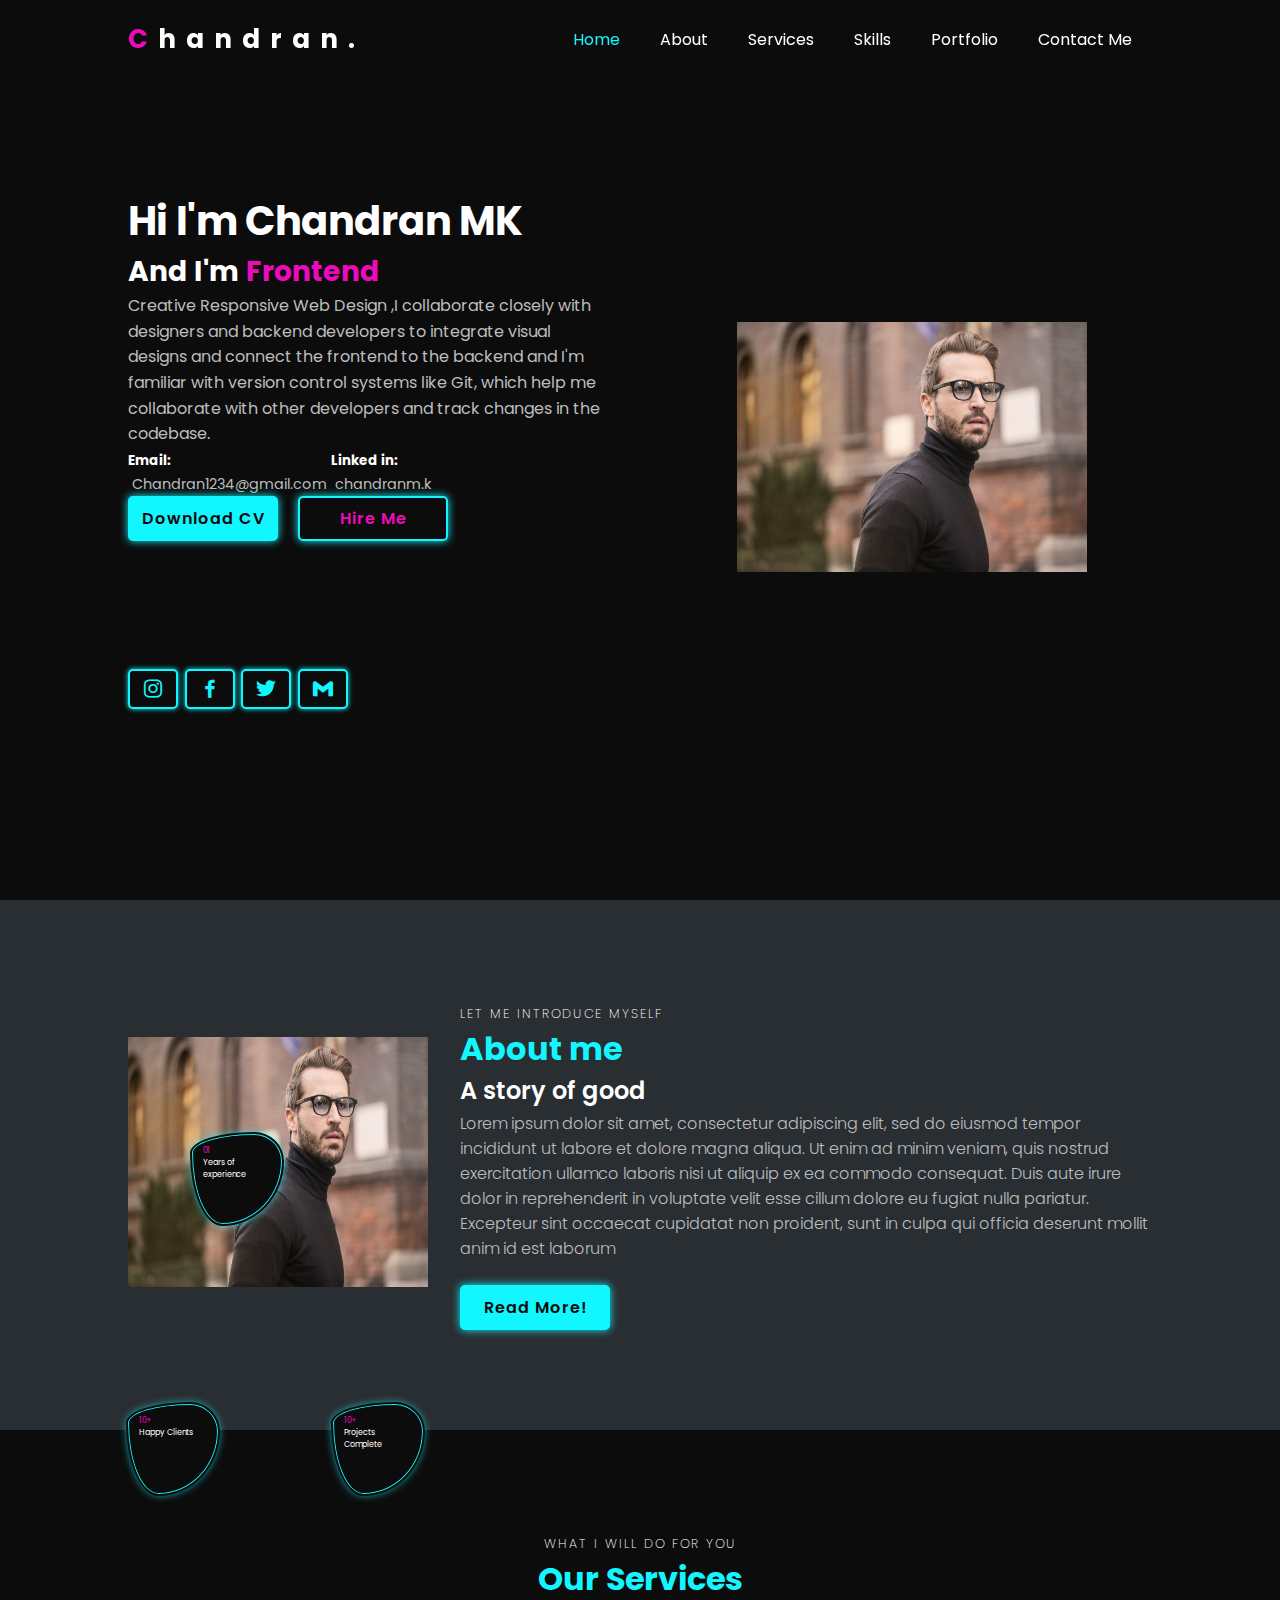
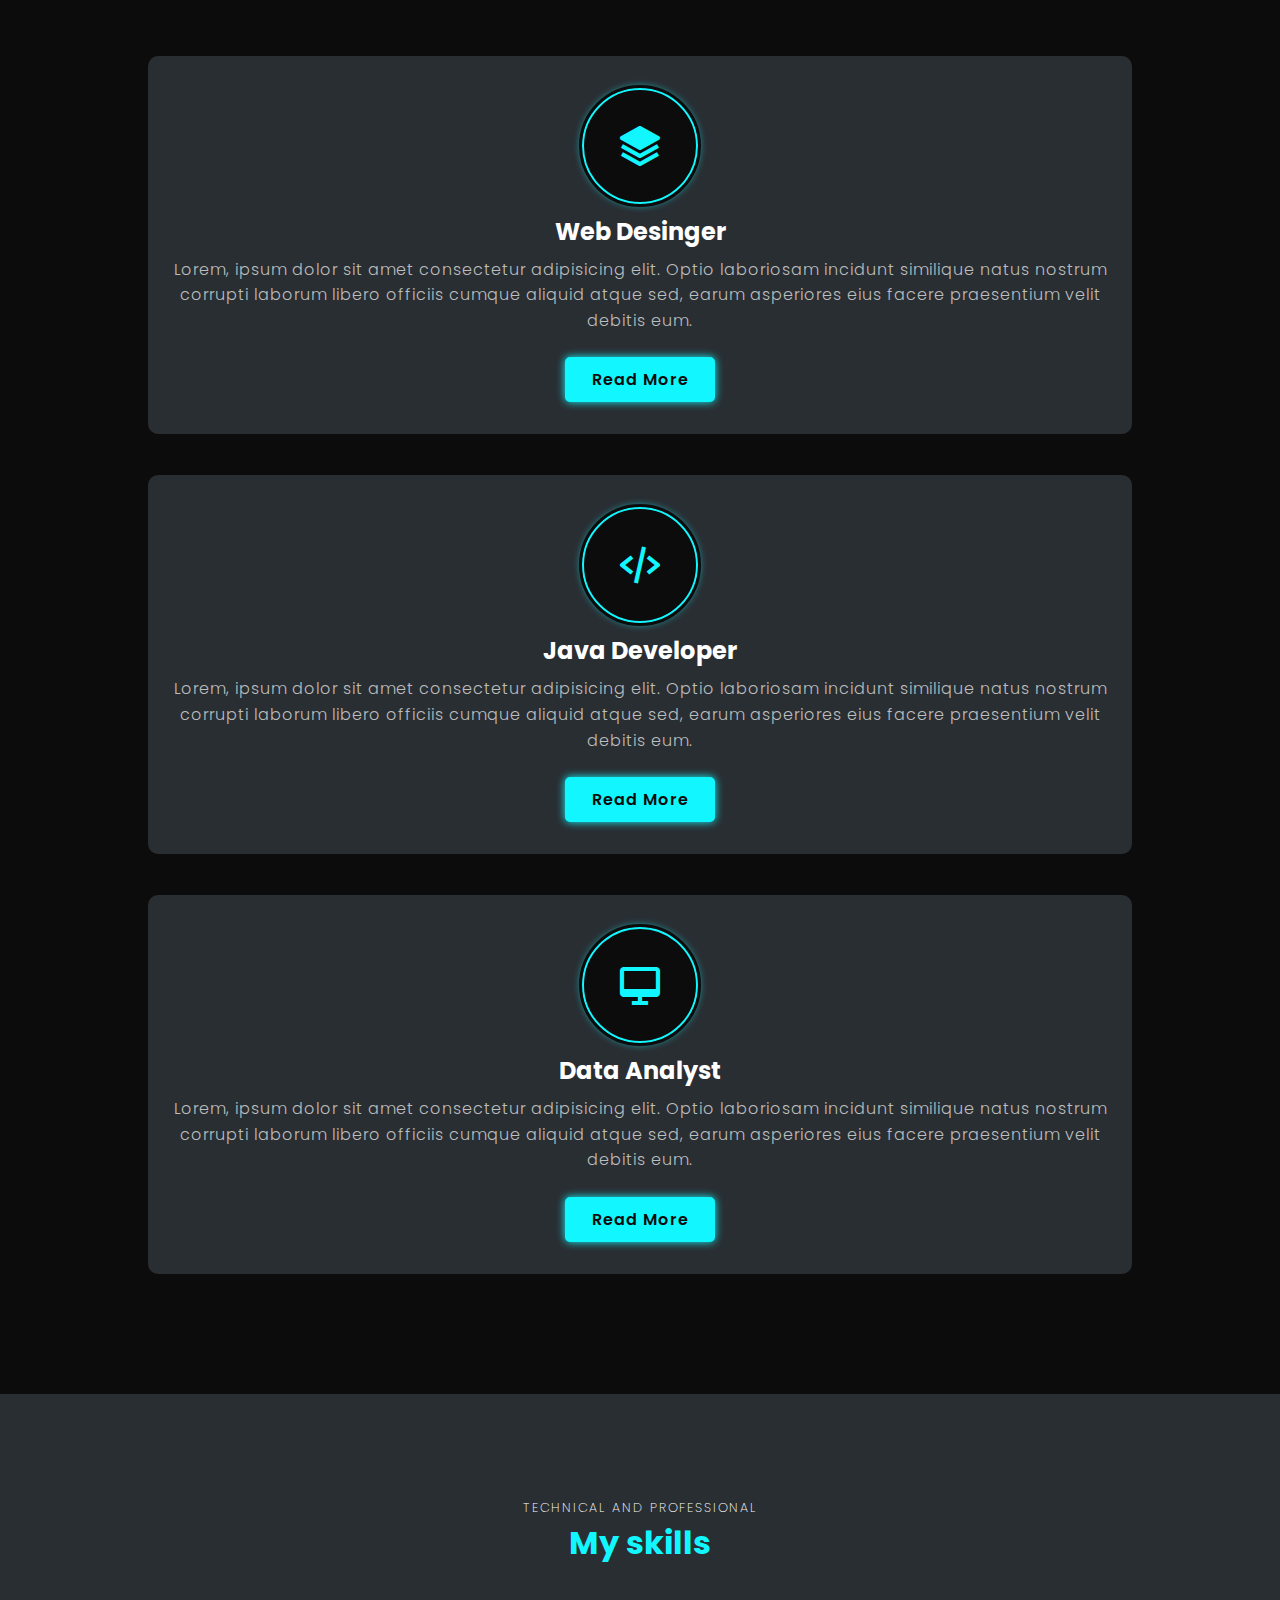
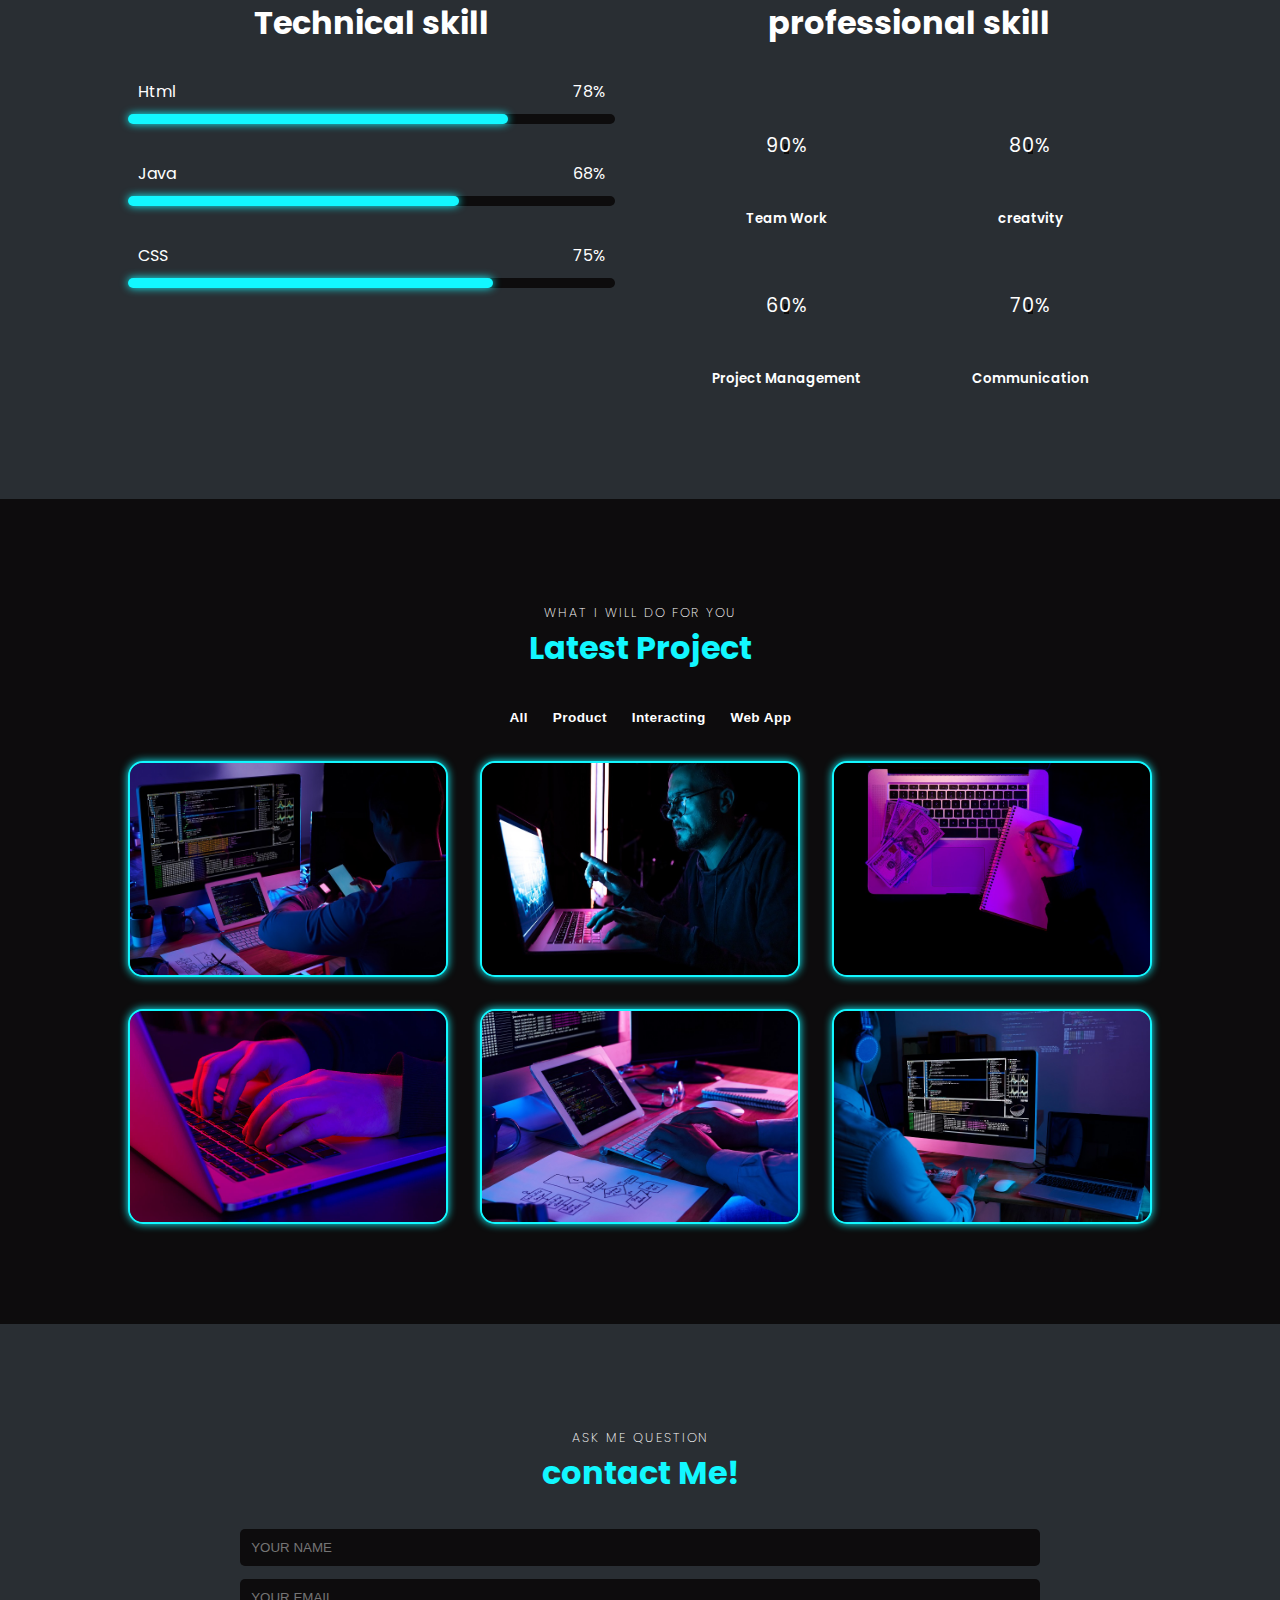
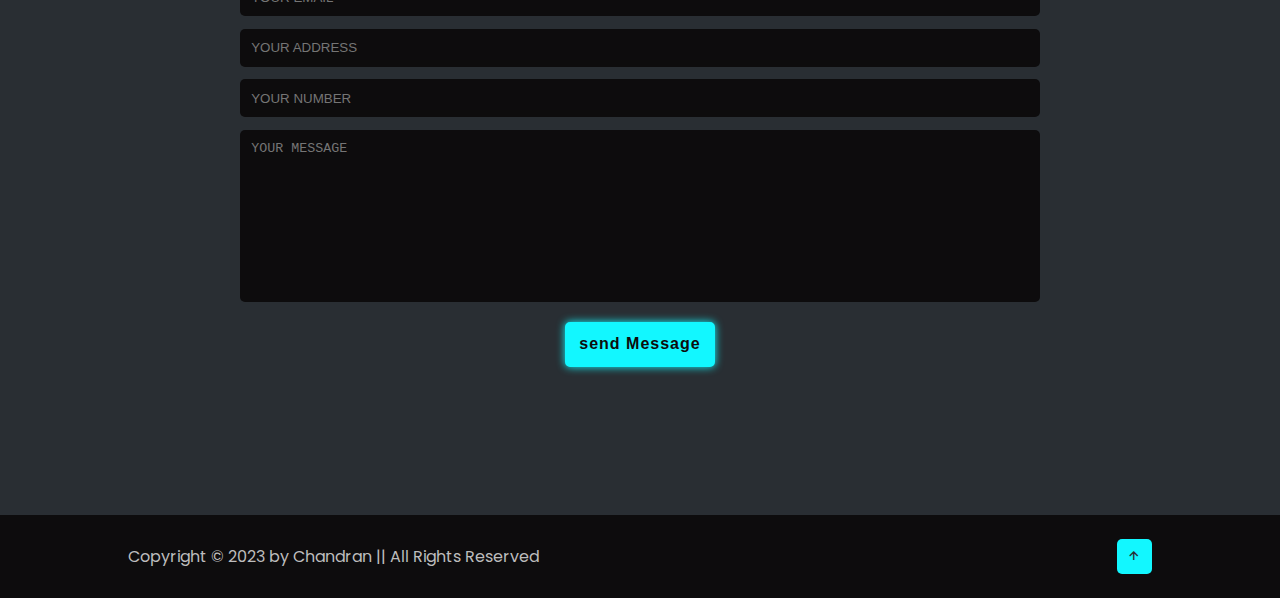
<file: Portfolio/index.html>
<!DOCTYPE html>
<html lang="en">
<head>
    <meta charset="UTF-8">
    <meta name="viewport" content="width=device-width, initial-scale=1.0">
    <title>portfolio</title>
    <link rel="stylesheet" href="style.css">
    <link href='https://unpkg.com/boxicons@2.1.4/css/boxicons.min.css' rel='stylesheet'>

</head>
<body>
    <!--header site-->
    <header>
        <div class="logo"><span> C</span>handran.</div>
        <ul class="navlist">
            <li><a href="#home">Home</a></li>
            <li><a href="#about">About</a></li>
            <li><a href="#services">Services</a></li>
            <li><a href="#skills">Skills</a></li>
            <li><a href="#portfolio">Portfolio</a></li>
            <li><a href="#contact">Contact Me</a></li>
        </ul>
        <div id="menu-icons" class="bx bx-menu"></div>
   </header>
   <!-- home section-->
<section id="home" class="home">
<div class="home-content">
    <h1>Hi I'm Chandran MK</h1>
    <div class="change-text">
        <h3> And I'm</h3>
        <h3>
            <span class="word">Web Desinger</span>
            <span class="word">Frontend&nbsp; Developer</span>
            <span class="word">Data&nbsp;  Analyst</span>
            <span class="word">Java&nbsp; Developer</span>
            
        </h3>
    </div>
    <p>
        Creative Responsive Web Design ,I collaborate closely with designers and backend developers to integrate visual designs and connect the frontend to the backend and
        I'm familiar with version control systems like Git, which help me collaborate with other developers and track changes in the codebase.
    </p>
    <div class="info-box">
        <div class="email-info">
            <h5>Email:</h5>
            <span>Chandran1234@gmail.com</span>
        </div>
        <div class="Linkedin-info">
            <h5>Linked in:</h5>
            <span>chandranm.k</span>
        </div>
    </div>
    <div class="btn-box">
        <a href="#download cv" class="btn">Download CV</a>
        <a href="#hireme" class="btn">Hire Me</a>
    </div>
    <div class="social-icons">
        <a href="#instagram"><i class='bx bxl-instagram'></i></a>
        <a href="#facebook"><i class='bx bxl-facebook' ></i></a>
        <a href="#Twitter"><i class='bx bxl-twitter' ></i></a>
        <a href="#mail"><i class='bx bxl-gmail'></i></a>
    </div>
</div>

<div class="home-image">
    <div class="img-box">
        <img src="Image/man1.jpg" width="300px" height="250px">
    </div>
</div>    
</section>

<!-- about section-->
<section id="about"class="about">
    <div class="img-about">
        <img src="Image/man1.jpg" width="300px " height="250px"  alt="">
        <div class="info-about1">
            <span>01</span>
            <p>Years of experience</p>
        </div>
        <div class="info-about2">
            <span>10+</span>
            <p>Projects Complete</p>
        </div>
        <div class="info-about3">
            <span>10+</span>
            <p>Happy Clients</p>
        </div>
    </div>
    <div class="about-content">
        <span>Let me introduce myself</span>
        <h2>About me</h2>
        <h3>A story of good</h3>
        <p>Lorem ipsum dolor sit amet, consectetur adipiscing elit, sed do eiusmod tempor incididunt ut labore et dolore magna aliqua. Ut enim ad minim veniam, quis nostrud exercitation ullamco laboris nisi ut aliquip ex ea commodo consequat. Duis aute irure dolor in reprehenderit in voluptate velit esse cillum dolore eu fugiat nulla pariatur. Excepteur sint occaecat cupidatat non proident, sunt in culpa qui officia deserunt mollit anim id est laborum
        </p>
        <div class="btn-box">
            <a href="#" class="btn">Read More!</a>
        </div>
    </div>
</section>

<!-- services section-->
    <section id="services" class="services">
        <div class="main-text">
            <span>What i will do for you</span>
            <h2>Our Services</h2>
        </div>

        <div class="section-services">
            <div class="service-box">
                <i class='bx bxs-layer service-icon'></i>
                <h3>Web Desinger</h3>
                <p>
                    Lorem, ipsum dolor sit amet consectetur adipisicing elit. Optio laboriosam incidunt similique natus nostrum corrupti laborum libero officiis cumque aliquid atque sed, earum asperiores eius facere praesentium velit debitis eum.
                </p>
                <div class="btn-box service-btn">
                    <a href="#" class="btn">Read More</a>
                </div>
            </div>
        </div>
        
        <div class="section-services">
            <div class="service-box">
                <i class='bx bx-code-alt service-icon'></i>                
                <h3>Java Developer</h3>
                <p>
                    Lorem, ipsum dolor sit amet consectetur adipisicing elit. Optio laboriosam incidunt similique natus nostrum corrupti laborum libero officiis cumque aliquid atque sed, earum asperiores eius facere praesentium velit debitis eum.
                </p>
                <div class="btn-box service-btn">
                    <a href="#" class="btn">Read More</a>
                </div>
            </div>
        </div>
        <div class="section-services">
            <div class="service-box">
                <i class='bx bx-desktop service-icon'></i>                
                <h3>Data Analyst</h3>
                <p>
                    Lorem, ipsum dolor sit amet consectetur adipisicing elit. Optio laboriosam incidunt similique natus nostrum corrupti laborum libero officiis cumque aliquid atque sed, earum asperiores eius facere praesentium velit debitis eum.
                </p>
                <div class="btn-box service-btn">
                    <a href="#" class="btn">Read More</a>
                </div>
            </div>
        </div>
    </section>

<!-- skills section-->

<section id="skills" class="skills">
    <div class="main-text">
        <span>Technical and professional</span>
        <h2>My skills</h2>
    </div>

    <div class="skill-main">
        <div class="skill-left"> 
            <h3>Technical skill</h3>
            <div class="skill-bar">
                <div class="info">
                    <p>Html</p>
                    <p>78%</p>
                </div>
                <div class="bar">
                    <span class="html"></span>
                </div>
            </div>
            <div class="skill-bar">
                <div class="info">
                    <p>Java</p>
                    <p>68%</p>
                </div>
                <div class="bar">
                    <span class="Java"></span>
                </div>
            </div>
            <div class="skill-bar">
                <div class="info">
                    <p>CSS</p>
                    <p>75%</p>
                </div>
                <div class="bar">
                    <span class="css"></span>
                </div>
            </div>
        </div>
        <div class="skill-right"> 
            <h3> professional skill</h3>
            <div class="professional">
                <div class="box">
                    <div class="circle" data-dots="80" data-percent="90"></div>
                    <div class="text">
                        <big>90%</big>
                        <small>Team Work</small>
                    </div>
                </div>
                <div class="box">
                    <div class="circle" data-dots="80" data-percent="80"></div>
                    <div class="text">
                        <big>80%</big>
                        <small>creatvity</small>
                    </div>
                </div>
                <div class="box">
                    <div class="circle" data-dots="80" data-percent="60"></div>
                    <div class="text">
                        <big>60%</big>
                        <small>Project Management</small>
                    </div>
                </div>
                <div class="box">
                    <div class="circle" data-dots="80" data-percent="70"></div>
                    <div class="text">
                        <big>70%</big>
                        <small>Communication</small>
                    </div>
                </div>
            </div>
        </div>
    </div>
</section>

<!-- Portfolio section-->
<section id="portfolio" class="portfolio">
    <div class="main-text">
        <span>WHAT I WILL DO FOR YOU</span>
        <h2>Latest Project</h2>
    </div>
    <div class="container">
        <div class="filter-buttons">
            <button class="btn" data-filter="all">All</button>
            <button class="btn" data-filter=".Product">Product</button>
            <button class="btn" data-filter=".inter">Interacting</button>
            <button class="btn" data-filter=".web">Web App</button>
        </div>
        <div class="portfolio-gallery">
            <div class="port-box mix ">
                <div class="port-image">
                    <img src="Image/1.jpg" alt="" >
                </div>
                <div class="port-content">
                    <h3>Web Design</h3>
                    <p>Lorem ipsum dolor sit, amet consectetur adipisicing elit.</p>
                     <a href="#"><i class='bx bx-link-external'></i></a>
                </div>
            </div>
            <div class="port-box">
                <div class="port-image mix Product">
                    <img src="Image/2.jpg" alt="" >
                </div>
                <div class="port-content">
                    <h3>Web Design</h3>
                    <p>Lorem ipsum dolor sit, amet consectetur adipisicing elit.</p>
                     <a href="#"><i class='bx bx-link-external'></i></a>
                </div>
            </div>
            <div class="port-box">
                <div class="port-image mix  Product">
                    <img src="Image/3.jpg" alt="" >
                </div>
                <div class="port-content">
                    <h3>Web Design</h3>
                    <p>Lorem ipsum dolor sit, amet consectetur adipisicing elit.</p>
                     <a href="#"><i class='bx bx-link-external'></i></a>
                </div>
            </div>
            <div class="port-box">
                <div class="port-image mix  Product">
                    <img src="Image/4.jpg" alt="" >
                </div>
                <div class="port-content">
                    <h3>Web Design</h3>
                    <p>Lorem ipsum dolor sit, amet consectetur adipisicing elit.</p>
                     <a href="#"><i class='bx bx-link-external'></i></a>
                </div>
            </div>
            <div class="port-box">
                <div class="port-image mix inter">
                    <img src="Image/5.jpg" alt="" >
                </div>
                <div class="port-content">
                    <h3>Web Design</h3>
                    <p>Lorem ipsum dolor sit, amet consectetur adipisicing elit.</p>
                     <a href="#"><i class='bx bx-link-external'></i></a>
                </div>
            </div>
            <div class="port-box">
                <div class="port-image mix web">
                    <img src="Image/6.jpg" alt="" >
                </div>
                <div class="port-content">
                    <h3>Web Design</h3>
                    <p>Lorem ipsum dolor sit, amet consectetur adipisicing elit.</p>
                     <a href="#"><i class='bx bx-link-external'></i></a>
                </div>
            </div>
        </div>
    </div>
</section>


<!-- contact section-->
<section id="contact" class="contant">
    <div class="main-text">
        <span>Ask me question</span>
        <h2>contact Me!</h2>
    </div>

    <form action="#">
        <input type="text" placeholder="YOUR NAME">
        <input type="text" placeholder="YOUR EMAIL">
        <input type="text" placeholder="YOUR ADDRESS">
        <input type="number" placeholder="YOUR NUMBER">
        <textarea name="" id="" cols="30" rows="10"
        placeholder="YOUR MESSAGE"></textarea>

        <div class="btn-box formBtn">
            <button type="submit" class="btn">send Message</button>
        </div>
    </form>
</section>

<!---footer website ------>

<footer>
    <p>Copyright &copy; 2023 by Chandran || All Rights Reserved</p>
    <a href="#home"><i class='bx bx-up-arrow-alt'></i></a>
</footer>


<script src="mixitup.min.js"></script>
<script src="javascript.js"></script>
</body>
</html>
</file>
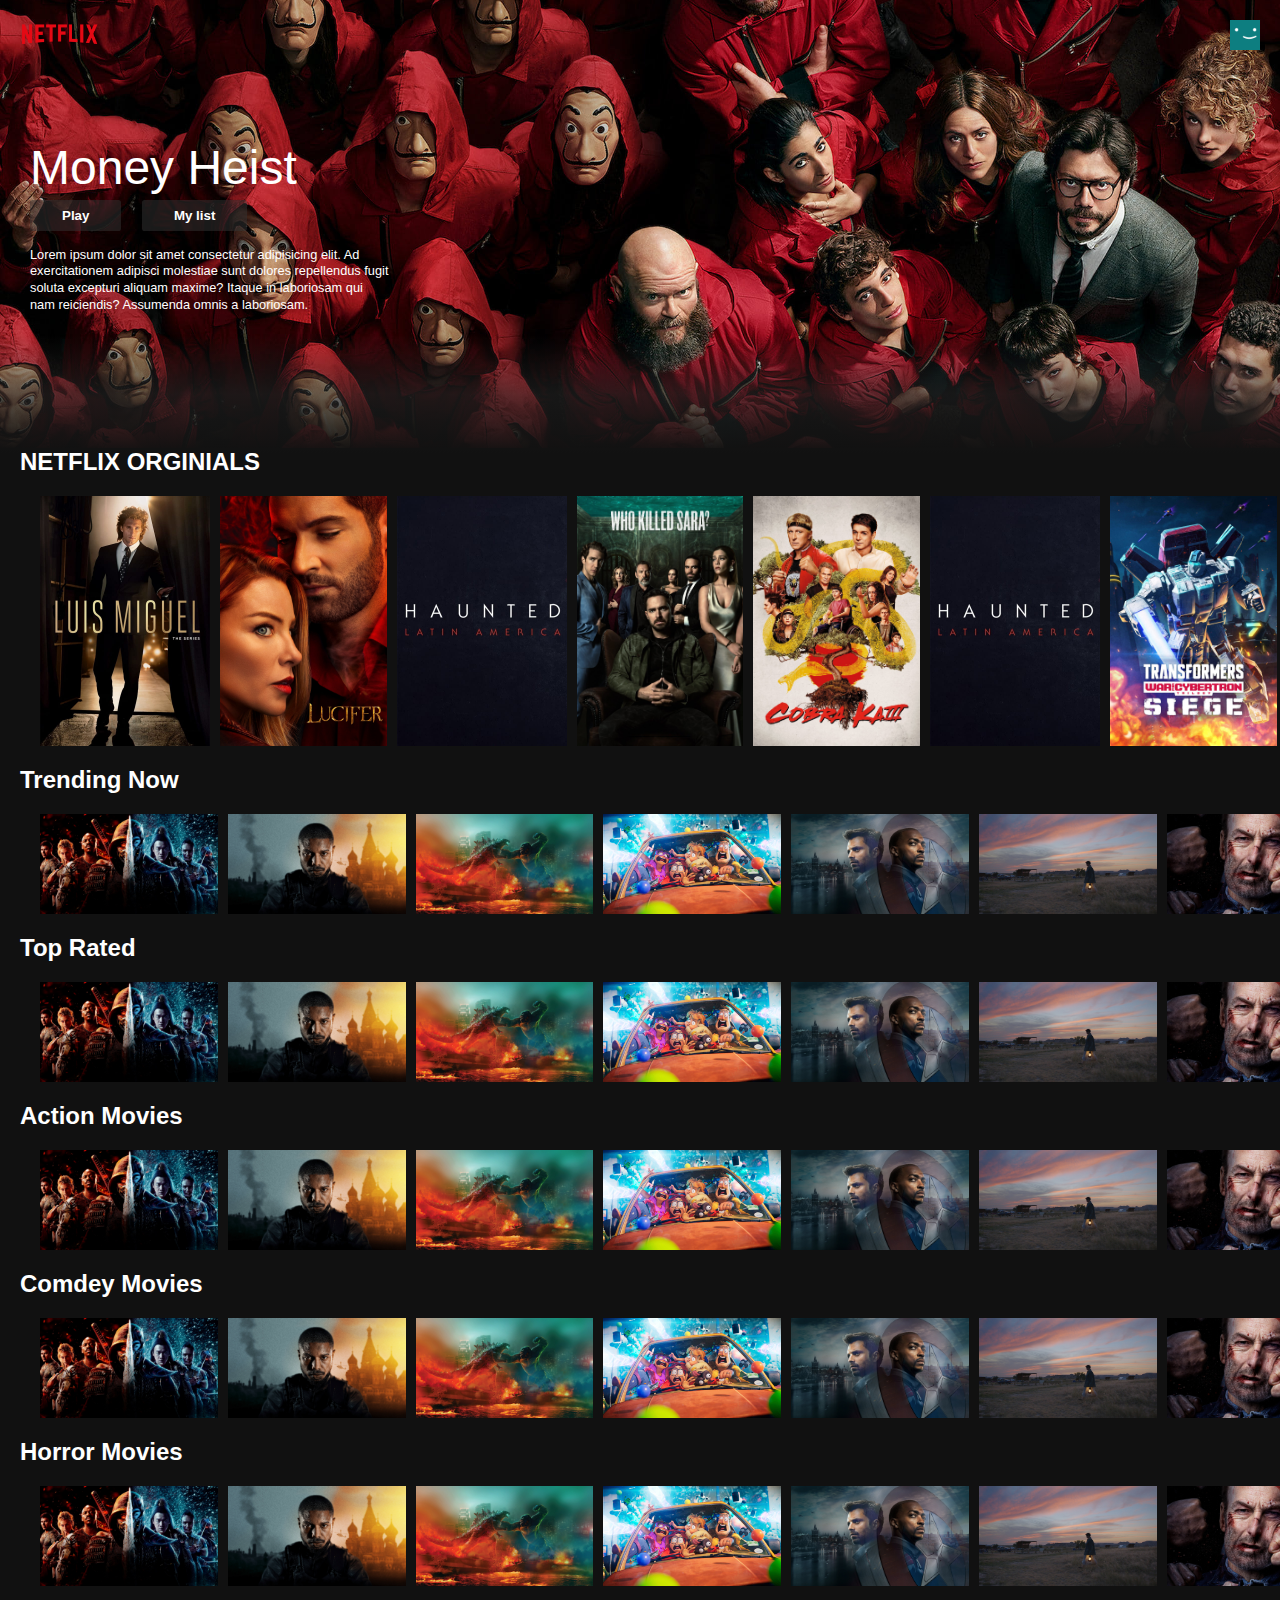
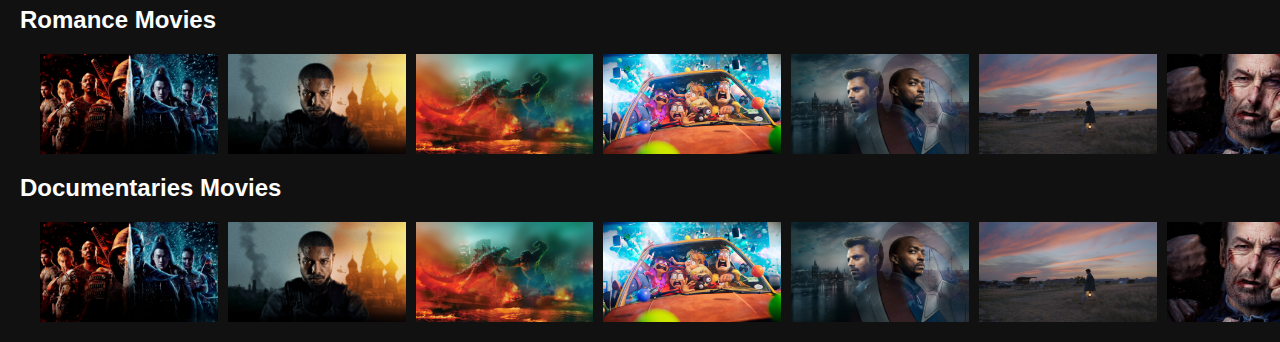
<file: netflix/netflix.html>
<!DOCTYPE html>
<html lang="en">
<head>
    <meta charset="UTF-8">
    <meta name="viewport" content="width=device-width, initial-scale=1.0">
    <title>Home-Netflix</title>
    <link rel="stylesheet" href="style.css">
</head>
<body>

    <div class="nav" id="nav">
        <img src="asset/netflix-logo.png" alt="" class="nav_logo">
        <img src="asset/netflix-avatar.png" alt="" class="nav_avatar">
    </div>
    <!--header-->
    <div class="banner">
        <div class="banner-content">
            <h1 class="banner_title">Money Heist</h1>
            <div class="banner_buttons">
                <button class="banner_button">Play</button>
                <button class="banner_button">My list</button>
            </div>
            <div class="banner-description">
                Lorem ipsum dolor sit amet consectetur adipisicing elit. Ad exercitationem adipisci molestiae sunt dolores repellendus fugit soluta excepturi aliquam maxime? Itaque in laboriosam qui nam reiciendis? Assumenda omnis a laboriosam.
            </div>
        </div>
        <div class="banner_fadebutton">     
        </div>
    </div>
    <!---netflix orginial-->
    <div class="row">
        <h2>NETFLIX ORGINIALS</h2>
        <div class="row_posters">
            <img src="asset/large-movie1.jpg" alt="" class="row_poster row_posterlarge">
            <img src="asset/large-movie2.jpg" alt="" class="row_poster row_posterlarge">
            <img src="asset/large-movie3.jpg" alt="" class="row_poster row_posterlarge">
            <img src="asset/large-movie4.jpg" alt="" class="row_poster row_posterlarge">
            <img src="asset/large-movie5.jpg" alt="" class="row_poster row_posterlarge">
            <img src="asset/large-movie3.jpg" alt="" class="row_poster row_posterlarge">
            <img src="asset/large-movie7.jpg" alt="" class="row_poster row_posterlarge">
            <img src="asset/large-movie8.jpg" alt="" class="row_poster row_posterlarge">
            <img src="asset/tamilmovies1.jfif" alt="" class="row_poster row_posterlarge">
            <img src="asset/tamilmovies2.jfif" alt="" class="row_poster row_posterlarge">
            <img src="asset/tamilmovies3.avif" alt="" class="row_poster row_posterlarge">
            <img src="asset/tamilmovies4.jfif" alt="" class="row_poster row_posterlarge">
            <img src="asset/tamilmovies5.jfif" alt="" class="row_poster row_posterlarge">
            <img src="asset/tamilmovies6.jfif" alt="" class="row_poster row_posterlarge">
            <img src="asset/tamilmovies7.jfif" alt="" class="row_poster row_posterlarge">
            <img src="asset/hindimovie1.jpg" alt="" class="row_poster row_posterlarge">
            <img src="asset/hindimovie2.jpg" alt="" class="row_poster row_posterlarge">
            <img src="asset/hindimovie3.jpg" alt="" class="row_poster row_posterlarge">
            <img src="asset/hindimovie4.jpg" alt="" class="row_poster row_posterlarge">
            <img src="asset/hindimovies5.jpg" alt="" class="row_poster row_posterlarge">
            <img src="asset/hindimovie6.jpg" alt="" class="row_poster row_posterlarge">
            <img src="asset/telugumovie1.jpg" alt="" class="row_poster row_posterlarge">
            <img src="asset/telugumovie2.jpg" alt="" class="row_poster row_posterlarge">
            <img src="asset/telugumovie3.jpg" alt="" class="row_poster row_posterlarge">
            <img src="asset/telugumovie4.jpg" alt="" class="row_poster row_posterlarge">
        </div>
    </div>

    <!--trending now-->
    <div class="row">
        <h2>Trending Now</h2>
        <div class="row_posters">
            <img src="asset/small-movie1.jpg" alt="" class="row_poster ">
            <img src="asset/small-movie2.jpg" alt="" class="row_poster ">
            <img src="asset/small-movie3.jpg" alt="" class="row_poster ">
            <img src="asset/small-movie4.jpg" alt="" class="row_poster ">
            <img src="asset/small-movie5.jpg" alt="" class="row_poster ">
            <img src="asset/small-movie6.jpg" alt="" class="row_poster ">
            <img src="asset/small-movie7.jpg" alt="" class="row_poster ">
            <img src="asset/small-movie8.jpg" alt="" class="row_poster ">
            <img src="asset/hindimovies5.jpg" alt="" class="row_poster ">
            <img src="asset/hindimovie6.jpg" alt="" class="row_poster ">
            <img src="asset/telugumovie4.jpg" alt="" class="row_poster ">
            <img src="asset/tamilmovies5.jfif" alt="" class="row_poster ">
            <img src="asset/tamilmovies6.jfif" alt="" class="row_poster ">
            <img src="asset/telugumovie2.jpg" alt="" class="row_poster" >
            <img src="asset/small-movie6.jpg" alt="" class="row_poster ">
            <img src="asset/small-movie7.jpg" alt="" class="row_poster ">
           
        </div>
    </div>
    <!--Top related-->
    <div class="row">
        <h2>Top Rated</h2>
        <div class="row_posters">
            <img src="asset/small-movie1.jpg" alt="" class="row_poster ">
            <img src="asset/small-movie2.jpg" alt="" class="row_poster">
            <img src="asset/small-movie3.jpg" alt="" class="row_poster ">
            <img src="asset/small-movie4.jpg" alt="" class="row_poster ">
            <img src="asset/small-movie5.jpg" alt="" class="row_poster ">
            <img src="asset/small-movie6.jpg" alt="" class="row_poster ">
            <img src="asset/small-movie7.jpg" alt="" class="row_poster ">
            <img src="asset/small-movie8.jpg" alt="" class="row_poster ">
            <img src="asset/hindimovies5.jpg" alt="" class="row_poster ">
            <img src="asset/hindimovie6.jpg" alt="" class="row_poster ">
            <img src="asset/telugumovie4.jpg" alt="" class="row_poster ">
            <img src="asset/tamilmovies5.jfif" alt="" class="row_poster ">
            <img src="asset/tamilmovies6.jfif" alt="" class="row_poster ">
            <img src="asset/telugumovie2.jpg" alt="" class="row_poster" >
            <img src="asset/small-movie7.jpg" alt="" class="row_poster ">
            <img src="asset/small-movie8.jpg" alt="" class="row_poster ">
        </div>
    </div>

    <!--Action movies-->
    <div class="row">
        <h2>Action  Movies</h2>
        <div class="row_posters">
            <img src="asset/small-movie1.jpg" alt="" class="row_poster ">
            <img src="asset/small-movie2.jpg" alt="" class="row_poster">
            <img src="asset/small-movie3.jpg" alt="" class="row_poster ">
            <img src="asset/small-movie4.jpg" alt="" class="row_poster ">
            <img src="asset/small-movie5.jpg" alt="" class="row_poster ">
            <img src="asset/small-movie6.jpg" alt="" class="row_poster ">
            <img src="asset/small-movie7.jpg" alt="" class="row_poster ">
            <img src="asset/small-movie8.jpg" alt="" class="row_poster ">
            <img src="asset/hindimovies5.jpg" alt="" class="row_poster ">
            <img src="asset/hindimovie6.jpg" alt="" class="row_poster ">
            <img src="asset/telugumovie4.jpg" alt="" class="row_poster ">
            <img src="asset/tamilmovies5.jfif" alt="" class="row_poster ">
            <img src="asset/tamilmovies6.jfif" alt="" class="row_poster ">
            <img src="asset/telugumovie2.jpg" alt="" class="row_poster" >
            <img src="asset/small-movie7.jpg" alt="" class="row_poster ">
            <img src="asset/small-movie8.jpg" alt="" class="row_poster ">
        </div>
    </div>

     <!--Comdey movies-->
    <div class="row">
        <h2>Comdey Movies</h2>
        <div class="row_posters">
            <img src="asset/small-movie1.jpg" alt="" class="row_poster ">
            <img src="asset/small-movie2.jpg" alt="" class="row_poster">
            <img src="asset/small-movie3.jpg" alt="" class="row_poster ">
            <img src="asset/small-movie4.jpg" alt="" class="row_poster ">
            <img src="asset/small-movie5.jpg" alt="" class="row_poster ">
            <img src="asset/small-movie6.jpg" alt="" class="row_poster ">
            <img src="asset/small-movie7.jpg" alt="" class="row_poster ">
            <img src="asset/small-movie8.jpg" alt="" class="row_poster ">
            <img src="asset/hindimovies5.jpg" alt="" class="row_poster ">
            <img src="asset/hindimovie6.jpg" alt="" class="row_poster ">
            <img src="asset/telugumovie4.jpg" alt="" class="row_poster ">
            <img src="asset/tamilmovies5.jfif" alt="" class="row_poster ">
            <img src="asset/tamilmovies6.jfif" alt="" class="row_poster ">
            <img src="asset/telugumovie2.jpg" alt="" class="row_poster" >
            <img src="asset/small-movie7.jpg" alt="" class="row_poster ">
            <img src="asset/small-movie8.jpg" alt="" class="row_poster ">
        </div>
    </div>

    <!--Horror movies-->
    <div class="row">
            <h2>Horror Movies</h2>
            <div class="row_posters">
                <img src="asset/small-movie1.jpg" alt="" class="row_poster ">
                <img src="asset/small-movie2.jpg" alt="" class="row_poster">
                <img src="asset/small-movie3.jpg" alt="" class="row_poster ">
                <img src="asset/small-movie4.jpg" alt="" class="row_poster ">
                <img src="asset/small-movie5.jpg" alt="" class="row_poster ">
                <img src="asset/small-movie6.jpg" alt="" class="row_poster ">
                <img src="asset/small-movie7.jpg" alt="" class="row_poster ">
                <img src="asset/small-movie8.jpg" alt="" class="row_poster ">
                <img src="asset/hindimovies5.jpg" alt="" class="row_poster ">
                <img src="asset/hindimovie6.jpg" alt="" class="row_poster ">
                <img src="asset/telugumovie4.jpg" alt="" class="row_poster ">
                <img src="asset/tamilmovies5.jfif" alt="" class="row_poster ">
                <img src="asset/tamilmovies6.jfif" alt="" class="row_poster ">
                <img src="asset/telugumovie2.jpg" alt="" class="row_poster" >
                <img src="asset/small-movie7.jpg" alt="" class="row_poster ">
                <img src="asset/small-movie8.jpg" alt="" class="row_poster ">
            </div>
    </div>
    
    <!--Romance movies-->
        <div class="row">
            <h2>Romance Movies</h2>
            <div class="row_posters">
                <img src="asset/small-movie1.jpg" alt="" class="row_poster ">
                <img src="asset/small-movie2.jpg" alt="" class="row_poster">
                <img src="asset/small-movie3.jpg" alt="" class="row_poster ">
                <img src="asset/small-movie4.jpg" alt="" class="row_poster ">
                <img src="asset/small-movie5.jpg" alt="" class="row_poster ">
                <img src="asset/small-movie6.jpg" alt="" class="row_poster ">
                <img src="asset/small-movie7.jpg" alt="" class="row_poster ">
                <img src="asset/small-movie8.jpg" alt="" class="row_poster ">
                <img src="asset/hindimovies5.jpg" alt="" class="row_poster ">
                <img src="asset/hindimovie6.jpg" alt="" class="row_poster ">
                <img src="asset/telugumovie4.jpg" alt="" class="row_poster ">
                <img src="asset/tamilmovies5.jfif" alt="" class="row_poster ">
                <img src="asset/tamilmovies6.jfif" alt="" class="row_poster ">
                <img src="asset/telugumovie2.jpg" alt="" class="row_poster" >
                <img src="asset/small-movie7.jpg" alt="" class="row_poster ">
                <img src="asset/small-movie8.jpg" alt="" class="row_poster ">
            </div>
    </div>
    <!--Documentaries movies-->
    <div class="row">
    <h2>Documentaries  Movies</h2>
    <div class="row_posters">
        <img src="asset/small-movie1.jpg" alt="" class="row_poster ">
        <img src="asset/small-movie2.jpg" alt="" class="row_poster">
        <img src="asset/small-movie3.jpg" alt="" class="row_poster ">
        <img src="asset/small-movie4.jpg" alt="" class="row_poster ">
        <img src="asset/small-movie5.jpg" alt="" class="row_poster ">
        <img src="asset/small-movie6.jpg" alt="" class="row_poster ">
        <img src="asset/small-movie7.jpg" alt="" class="row_poster ">
        <img src="asset/small-movie8.jpg" alt="" class="row_poster ">
        <img src="asset/hindimovies5.jpg" alt="" class="row_poster ">
        <img src="asset/hindimovie6.jpg" alt="" class="row_poster ">
        <img src="asset/telugumovie4.jpg" alt="" class="row_poster ">
        <img src="asset/tamilmovies5.jfif" alt="" class="row_poster ">
        <img src="asset/tamilmovies6.jfif" alt="" class="row_poster ">
        <img src="asset/telugumovie2.jpg" alt="" class="row_poster" >
        <img src="asset/small-movie7.jpg" alt="" class="row_poster ">
        <img src="asset/small-movie8.jpg" alt="" class="row_poster ">
    </div>
    </div>

<script>
    const nav = document.getElementsById('nav');

    window.addEventListener('scroll' , () => {
        if(window.scrollY){
            nav.classList.add('nav_black');
        }
        else{
            nav.classList.remove('nav_black');
        }
    });
</script>
</body>
</html>
</file>
<file: Portfolio/style.css>
/* google font*/
@import url('https://fonts.googleapis.com/css2?family=Poppins:ital,wght@1,500&family=Rubik:ital,wght@1,300&display=swap');

/* margin */
*{
    padding: 0;
    margin: 0;
    box-sizing: border-box;
    list-style: none;
    scroll-behavior: smooth;
    text-decoration: none;
}
/* color*/
:root{
    --text-color:white;
    --hover1-color: rgb(236, 11, 188);
    --hover-color:#12f7ff;
    --bg-color:#0d0c0d;
    --second-color:#292e33;
    --big-font:2.5rem;
    --norma1-font:2rem;
    --nenon-box-shadow:0 0 .5rem #12f7ff;
    --h2-font:3rem;
    --font-nenon-box-shadow:0 0 10px rgba(18, 247, 255,0.3),
    0 0 20px rgba(18, 247, 255,0.3),
    0 0 30px rgba(18, 247, 255,0.3),
    0 0 40px rgba(18, 247, 255,0.3),
    0 0 70px rgba(18, 247, 255,0.3),
    0 0 80px rgba(18, 247, 255,0.3),
    0 0 100px rgba(18, 247, 255,0.3),
    0 0 150px rgba(18, 247, 255,0.3);
}

::-webkit-scrollbar{
    height: 0;
    width: .5rem;
}

::-webkit-scrollbar-track{
    background: var(--second-color);
}

::-webkit-scrollbar-thumb{
    background: var(--hover-color);
    border-radius: 5rem;
}



/* body  color*/
body{
    font-family:"Poppins",sans-serif;
    background-color: var(--bg-color);
    color: var(--text-color);
}

/*header */
header{
    position: fixed;
    top: 0;
    left: 0;
    z-index: 1000;
    border-bottom: 1px solid transparent;
    display: flex;
    align-items: center;
    justify-content: space-between;
    width: 100%;
    padding: 20px 10%;

}

header .sticky{
    background: var(--bg-color);
    border-bottom: 1px solid var(--second-color);
    padding: 12px 10%;
}
.logo{
    font-size: 26px;
    font-weight: 700;
    letter-spacing: 10px;
}
span{
    color: var(--hover1-color);
}
.navlist{
    display: flex;
}

.navlist a{
    color:var(--text-color);
    font-weight: .500;
    padding: 10px 20px;
}

.navlist a:hover{
    color: var(var(--hover-color));
    text-shadow:0 0 10px rgba(18, 247, 255,0.3),
    0 0 20px rgba(18, 247, 255,0.3),
    0 0 30px rgba(18, 247, 255,0.3),
    0 0 40px rgba(18, 247, 255,0.3),
    0 0 70px rgba(18, 247, 255,0.3),
    0 0 80px rgba(18, 247, 255,0.3),
    0 0 100px rgba(18, 247, 255,0.3),
    0 0 150px rgba(18, 247, 255,0.3);;
}

.navlist a.active{
    color: var(--hover-color);
}

#menu-icons{
    font-size: 1.8rem;
    z-index: 10001;
    cursor: pointer;
    margin-left: 25px;
    background: var(--hover-color);
    border-radius: 3px;
    color: var(--second-color);
    display: none;
}
/* adjustment from screen left to right */
section{
    padding: 100px 10%;
}

/* home section */
.home{
    min-height: 100vh;
    height: 100%;
    width: 100%;
    display: grid;
    grid-template-columns: repeat(2,1fr);
    align-items: center;
    grid-gap: 4em;
}

/* home content*/
.home-content{
    max-width: 600px;
}

/*home content h1*/
.home-content h1{
    font-size: var(--big-font);
    font-weight: 700;
}

/*home content change text*/
.change-text{
    font-size: 1.5rem;
    font-weight: 600;
}

/*home content h3*/
.change-text h3{
    display: inline-flex;
    margin: 0;
    vertical-align: top;
}

.change-text h3 .word{
    position: absolute;
    display: flex;
    opacity: 0;
}

.change-text h3 .word .letter{
    transform-origin: center center 25px;
}

.change-text h3 .word .letter.out{
    transform: rotateX(90deg);
    transition: 0.32s cubic-bezier(0.6, 0,0.7,0.2);
}

.change-text h3 .word .letter.in{
    transition: 0.38s ease;
}

.change-text h3 .word .letter.behind{
    transform: rotateX(-90deg );
}

.home-content p{
    color: #bdbdbd;
    line-height: 1.6;
}

.info-box{
    display: inline-flex;
    justify-content: space-between;
    align-items: center;
    width: 300px;
    margin: 1rem 0 2 rem;
}

.info-box .h5{
    font-weight: 600;
    color: var(--text-color);
    font-size: 1rem;
}

.info-box span{
    font-size: .9rem;
    color: #bdbdbd;
    padding: 4px;
}

.btn-box{
    display: flex;
    justify-content: space-between;
    width: 320px;
    height: 45px;
}

.btn-box .btn{
    display: inline-flex;
    justify-content: center;
    align-items: center;
    width: 150px;
    height: 100%;
    background-color: var(--hover-color);
    color: var(--bg-color);
    font-size: 1rem;
    letter-spacing: 1px;
    font-weight: 600;
    transition: .6s;
    box-shadow: var(--nenon-box-shadow);
    border-radius: 5px;
    position: relative;overflow: hidden;
    z-index: 1;
    border: 2px solid var(--hover-color);
}

.btn:hover{
    color: var(--hover1-color);
}

.btn::before{
    content:  "";
    position: absolute;
    top: 0;
    left: 0;
    background: blanchedalmond;
    width: 0;
    height: 100%;
    z-index: -1;
    transition: .4s;
}

.btn:hover::before{
    width: 100%;
}

.btn:nth-child(2){
    background:var(--bg-color) ;
    color: var(--hover-color);
}

.btn:nth-child(2):hover{
    color: var(--bg-color);
}

.btn:nth-child(2){
    color: var(--hover1-color);
}

.social-icons{
    margin-top: 8rem;
    display: flex;
    justify-content: space-between;
    width: 220px;
    height: 40px;  
}

.social-icons a{
    display: inline-flex;
    width: 50px;
    height: 100%;
    justify-content: center;
    align-items: center;
    background-color: var(--bg-color);
    color: var(--hover-color);
    border: 2px solid var(--hover-color);
    transition: .6s;
    box-shadow: 0 0 0.3rem #12f7ff;
    border-radius: 5px;
    position: relative;
    z-index: 1;
    overflow: hidden ;
}
.social-icons a i {
    font-size: 1.5rem;
}

.social-icons a:hover{
    color: var(--hover1-color);
}

.social-icons a::before{
    content: "";
    position: absolute;
    left: 0;
    top: 0;
    width: 0;
    height: 100%;
    background: var(--hover-color);
    transition: .6s;
    z-index: -1;
}

.social-icons a:hover::before{
    width: 100%;
}

.home-image{
    position:relative;
}

.img-box{
    text-align: center;
}

.img-box img{
    width: 100%;
    max-width: 350px;
    height: 10;
}

/*About selection css----------------------------------*/

.about{
    display: flex;
    justify-content: center;
    align-items: center;
    grid-gap: 2em;
    background-color: var(--second-color);
}

.about .img.about{
    text-align: center;
    position: relative;
}

.about .img.about img{
    max-width: 400px;
    height: auto;
}

.about-content span{
    color: #fdfdfd;
    font-size: .8rem;
    font-weight: 200;
    letter-spacing: 2px;
    text-transform: uppercase;
}

.about-content h2{
    color: var(--hover-color);
    font-weight: 700;
    font-size: var(--norma1-font);
}

.about-content h3{
    font-weight: 600;
    font-size: 1.5rem;
    margin-bottom: .2rem;
}

.about-content p{
    color:#bdbdbd;
    font-weight: 300;
    margin-bottom: 1.5rem;
}

 
.info-about1,.info-about2,.info-about3{
    background: var(--bg-color);
    font-size: .5rem;
    position: absolute ;
    padding: 10px;
    width: 90px;
    height:90px ;
    border-radius: 69% 31% 66% 34% / 21% 30% 70% 79%;
    display: block;
    box-shadow: var(--nenon-box-shadow);
    border: 1px solid var(--hover-color);
    outline: 2px solid var(--bg-color);
    z-index: 100;
    animation: morph 6s linear infinite;
}

.info-about1{
    left:15%;
    top: 126%;
}

.info-about2{
    left: 26%;
    top: 156%;
}

.info-about3{
    left: 10%;
    top: 156%;
}

.info-about span{
    color: var(--hover-color);
    font-size: 1rem;
    font-weight: 600;
}

/* services...................................*/
  
.main-text{
    width: 100%;
    text-align: center;
    margin-bottom: 2rem;
    color: var(--hover-color);
}

.main-text h2{
    font-weight: 700;
    font-size: var(--norma1-font);
}

.main-text  span{
    color: #fdfdfd;
    font-size: .8rem;
    font-weight: 200   ;
    letter-spacing: 2px;
    text-transform: uppercase;
}

.section-services{
    display: flex;
    justify-content: center;
    align-items: center;
    flex-wrap: wrap;
    grid-gap: 2rem;
}

.section-services .service-box{
    flex: 1 1 18rem;
    padding: 2rem 1rem 2rem;
    margin: 2%;
    text-align: center;
    background: var(--second-color);
    transition:4s;
    border-radius: 10px;
}

.service-btn{
    width: auto;
    justify-content: center;
}

.service-box:hover{
    transform: translateY(-.7rem);
}

.service-icon{
    border: 2px solid var(--hover-color);
    padding: 2rem;
    background: var(--bg-color);
    display: flex;
    align-items: center;
    font-size: 3rem;
    border-radius: 50%;
    position: relative;
    color: var(--hover-color);
    box-shadow: var(--nenon-box-shadow);
    outline: 3px solid var(--bg-color);
}

.service-box h3{
    margin-top: 10px;
    font-size: 1.5rem;
}

.service-box p{
    margin: .5rem  0 1.5rem 0;
    font-weight: 300;
    letter-spacing: 1px;
    color: #bdbdbd;
    line-height: 1.6;
}

/* Skills section*/

.skills{
    background:var(--second-color);
}

.skill-main{
    width: 100%;
    display: grid;
    grid-template-columns: repeat(2,1fr);
    grid-row-gap: 30px;
    grid-column-gap: 50px;
}

.skill-bar{
    margin-bottom: 2.3rem;
}

.skill-main h3{
    margin-bottom: 2rem;
    font-size: var(--norma1-font);
    text-align: center;
}

.skill-left .skill-bar .info{
    display: flex;
    justify-content: space-between;
    align-items: center;
    padding: 0 10px;
}

.skill-left .skill-bar .bar{
    width: 100%;
    height: 10px;
    background-color: var(--bg-color);
    border-radius: 25px;
    margin-top: 10px;
    position: relative;
}

.skill-bar .bar span{
    width: 50%;
    height: 100%;
    position: absolute;
    left: 0;
    background:var(--hover-color);
    border-radius: 25px;
    box-shadow: var(--nenon-box-shadow);
}

.skill-bar .bar .html{
    width: 78%;
    animation: html 2s;
}

.skill-bar .bar .Java{
    width: 68%;
    animation: Java 3s;
}

.skill-bar .bar .css{
    width: 75%;
    animation: css 4s;
}

/* skill right*/
.professional{
    display: grid;
    grid-template-columns: 1fr 1fr ;
}

.box{
    position: relative;
    margin: 10px 0;
    flex: 1 1 15rem;
}

.box .text{
    text-align: center;
    color: #fff;
    font-size: 1rem;
}

.box .text big{
    font: 400;
    letter-spacing: 1px;
    position: absolute;
    top: 40%;
    left: 50%;
    transform: translate(-50%,-50%);
}

.box .text small{
    display: block;
    font-weight: 600;
}

.circle{
    width: 100%;
    height: 120px;
    display: flex;
    justify-content: center;
    align-items: center;
    
}

.circle .points{
    width: 5px;
    height: 10px;
    background-color: var(--bg-color);
    position: absolute;
    border-radius: 3px;
    transform: rotate(calc(var(--i)*var(--rot))) translateY(-45px);

}

.points.marked{
    animation: glow 0.04s linear forwards;
    animation-delay: calc(var(--i)*0.05s);
}

/*portfolio.........................................*/

.filter-buttons{
    margin: 2rem;
    text-align: center;
}

.filter-buttons .btn{
    background:none;
    outline: none;
    border: none;
    cursor: pointer;
    font-size: .85rem;
    font-weight: 600;
    letter-spacing: .4px;
    margin-left: 1.3rem;
    color: var(--text-color);
}

.filter-buttons .btn:hover{
    color: var(--hover-color);
}

.portfolio-gallery{
    display: grid;
    grid-template-columns: repeat(auto-fill , minmax(270px, 1fr));
    gap: 2rem;
}

.port-box{
    position: relative;
    border-radius: 15px;
    overflow: hidden;
    background: #292e33;
    display: flex;
    grid-template-rows: 1fr auto;
    align-items: center;
    border: 2px solid var(--hover-color);
    box-shadow: var(--nenon-box-shadow);
}

.port-image{
    display: flex;
    align-items: center;
    justify-content: center;
    height: 100%;
    width: 100%;
}

.port-image img{
    width: 100%;
    opacity: .5s;
    height: 100%;
    transition: .5s;
}

.port-content{
     position: absolute;
     bottom: 0;
     left: 0;
     width: 100%;
     height: 100%;
     opacity: 0;
     background: linear-gradient(rgba(0,0,0,.2),#12f7ff);
     display: flex;
     align-items: center;
     justify-content: center;
     flex-direction: column;
     text-align: center;
     transition: 0.5s;
     padding: 0.2rem;
}

.port-box:hover .port-content{
    opacity: 1;
}

.port-box:hover .port-image img{
    transform: scale(1.1);
}



.port-content h3{
    font-size: 1.5rem;
    font-weight: 600;
}

.port-content p {
    font-size: .8rem;
    margin: 5px 0 15px 0;
}

.port-content a{
    background: #fff;
    border-radius: 50%;
    display: flex;
    justify-content: center;
    align-items: center ;
    width: 50px;
    height: 50px;
    border: 1px solid var(--hover-color);
    outline: 2px solid #fff;
}


.port-content a i{
    font-size: 1.3rem;
    color: var(--second-color);
}


/*contact section..................................*/

.contant{
    background: var(--second-color);
    width: 100%;
}

.contant form{
    text-align: center;
    max-width: 50rem;
    margin: 1rem auto;
    margin-bottom: 3rem;
}

.contant form input,
.contant form textarea{
    width: 100%;
    color: var(--text-color);
    background: var(--bg-color);
    margin-bottom: .8rem;
    border: none;
    border-radius: 5px;
    padding: .7rem;
}

.contant form textarea{
    resize: none;
}

.formBtn{
    display: flex;
    justify-content: center;
    width: 100%;
}

.formBtn .btn{
    cursor: pointer;
    font-size: 1rem;
}

/* footer section*/

footer{
    padding: 1.5rem 10%;
    display: flex;
    align-items: center;
    justify-content: space-between;
}

footer p{
    color: #bdbdbd;
}

footer a{
    display: inline-flex;
    justify-content: center;
    color: var(--text-color);
    background: var(--hover-color);
    padding: .6rem;
    border-radius: 5px;
}

footer a i{
    font-size: 1rem;
    color: var(--second-color);
}



























/* keyframes...................................*/
@keyframes morph{
    0%,
    100%{
        border-radius: 40% 60% 70% 30% / 40% 40% 60% 50%;
    }
    30%{
        border-radius: 70% 30% 50% 50% / 30% 30% 70% 70%;
    }
    60%{
        border-radius: 100% 60% 60% 100% / 100% 100% 60% 60%;
    }
    80%{
        border-radius: 69% 31% 66% 34% / 21% 30% 70% 79%;
    }
}


@keyframes html{
    0%{
        width: 0%;
    }
    100%{
        width: 78%;
    }
}

@keyframes Java{
    0%{
        width: 0%;
    }
    100%{
        width: 68%;
    }
}

@keyframes css{
    0%{
        width: 0%;
    }
    100%{
        width: 75%;
    }
}

@keyframes glow{
    0%{
        background: var(--bg-color);
        box-shadow: none;
    }
    100%{
        background: var(--hover-color);
        box-shadow: var(--nenon-box-shadow);
    }
}
</file>
<file: netflix/style.css>
*{
    margin: 0;
    box-sizing: border-box;
}

body{
    font-family: Arial, Helvetica, sans-serif;
    background-color: #111;
}

.row_poster{
    width: 100%;
    object-fit: contain;
    max-height: 100px;
    margin-right: 10px;
    transition: transform 450ms;
}

.row_posters{
    display: flex;
    overflow-y: hidden;
    overflow-x: scroll;
    padding: 20px;
}

.row_poster:hover{
    transform: scale(1.08);
}

.row_posters::-webkit-scrollbar{
    display: none;
}

.row_posterlarge{
    max-height: 250px;
}

.row_posterlarge:hover{
    transform: scale(1.08);
}

.row{
    color: white;    
    margin-left: 20px;
}

.banner{
    background-image: url(asset/banner.jpg);
    background-size: cover;
    background-position: center center;
    color: white;
    object-fit: contain;
    height: 448px;
}
.banner-content{
    margin-left: 30px;
    padding-top: 140px;
    height: 190px;
}

.banner_title{
    font-size: 3rem;
    font-weight: 100;
    padding-bottom: 0.3rem;
}
.banner-description{
    width: 45rem;
    line-height: 1.3;
    padding-top: 1rem;
    font-size: 0.8rem;
    max-width: 360px;
    height: 180px;
}

.banner_button{
    cursor: pointer;
    color: #fff;
    outline: none;
    border: none;
    font-weight: 700;
    border-radius: 0.2vw;
    padding-left: 2rem;
    padding-right: 2rem;
    margin-right:1rem ;
    padding-top: 0.5rem;
    padding-bottom: 0.5rem;
    background-color: rgba(51, 51, 51, 0.5);
}c
banner_button:hover{
    color: #000;
    background-color: #ebebeb;
    transition: all 0.2s;
}

.banner_fadebutton{
    margin-top: 145px;
    height: 7.4rem;
    background-image: linear-gradient(180deg, transparent , rgba(37,37,37,0.61),#111);
}

.nav_logo{
    width: 80px;
    object-fit: contain;
}
.nav_avatar{
    width: 30px;
    object-fit: contain;
}

.nav{
    position: fixed;
    top: 0;
    width: 100%;
    display: flex;
    justify-content: space-between;
    padding: 20px;
    z-index: 1;
    transition-timing-function: ease-in;
    transition: all 0.5s;  
}

.nav_balck{
    background-color: #111;
}
</file>
